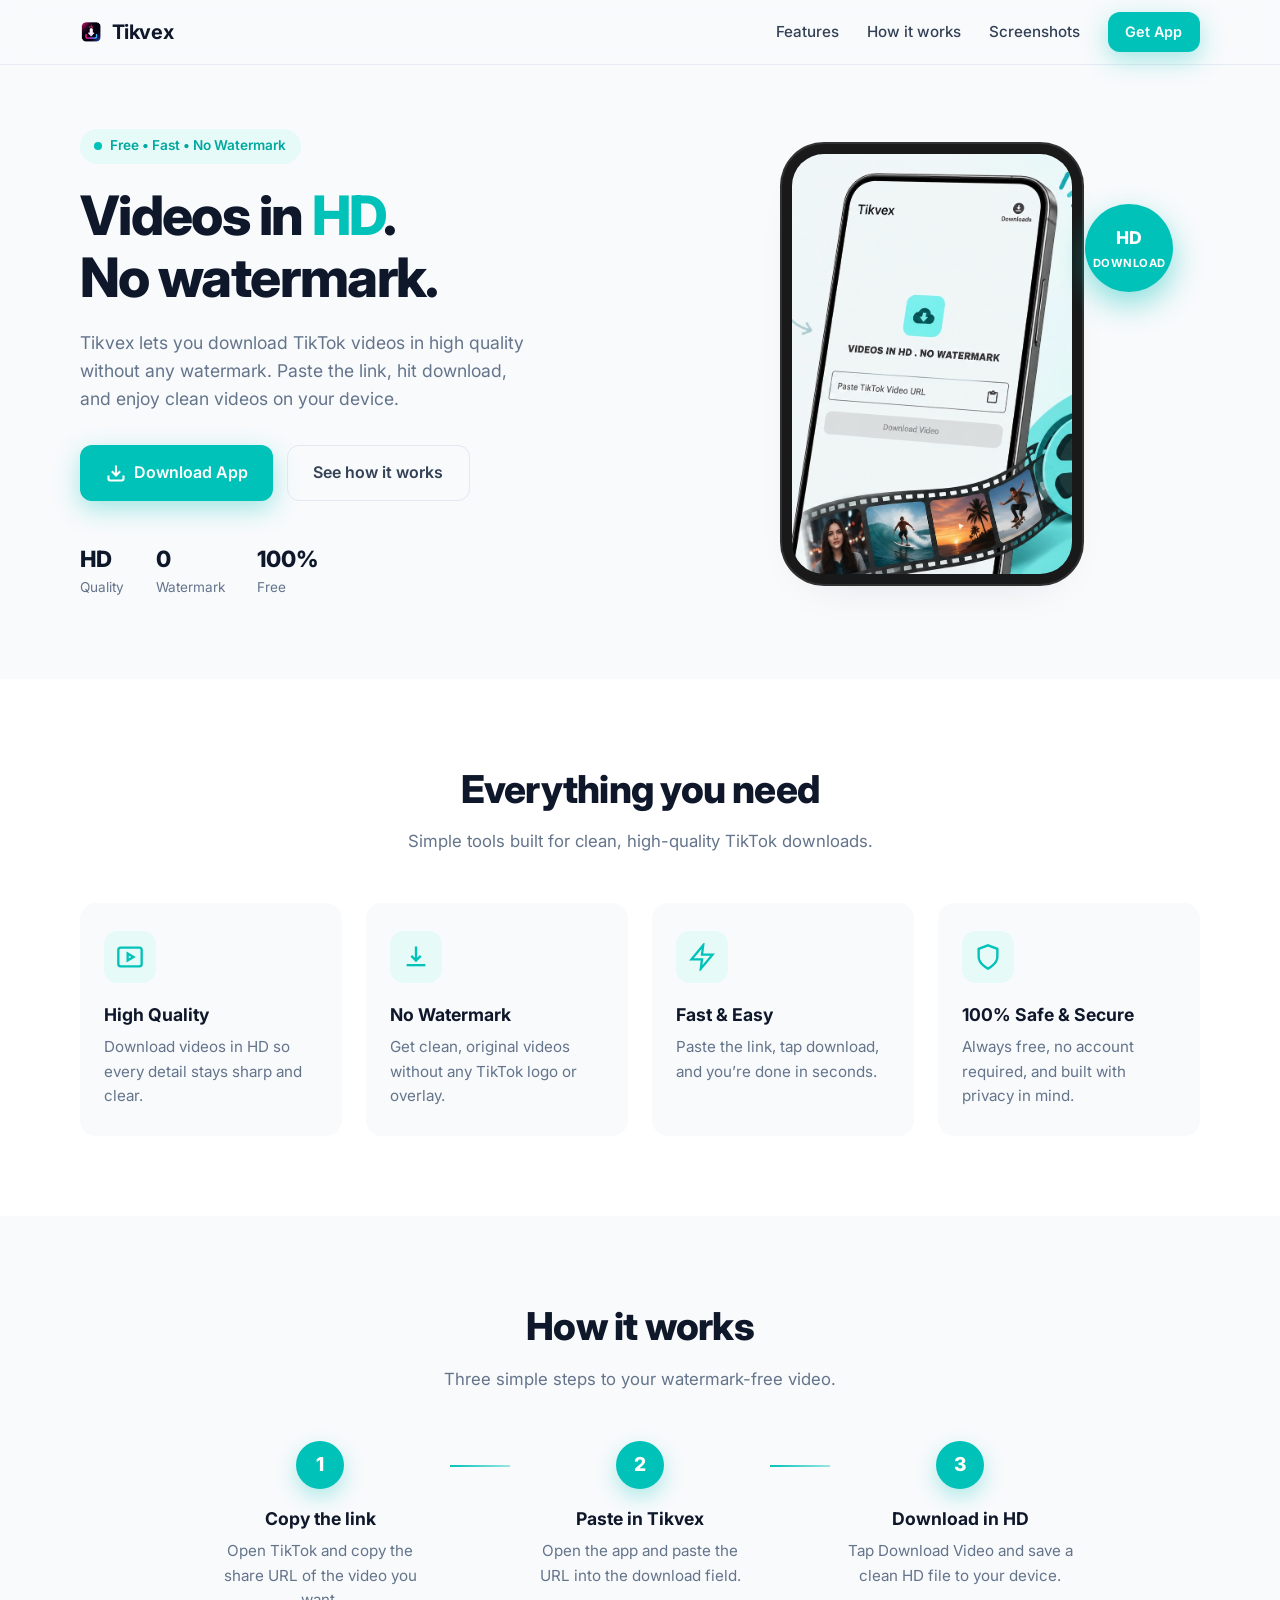
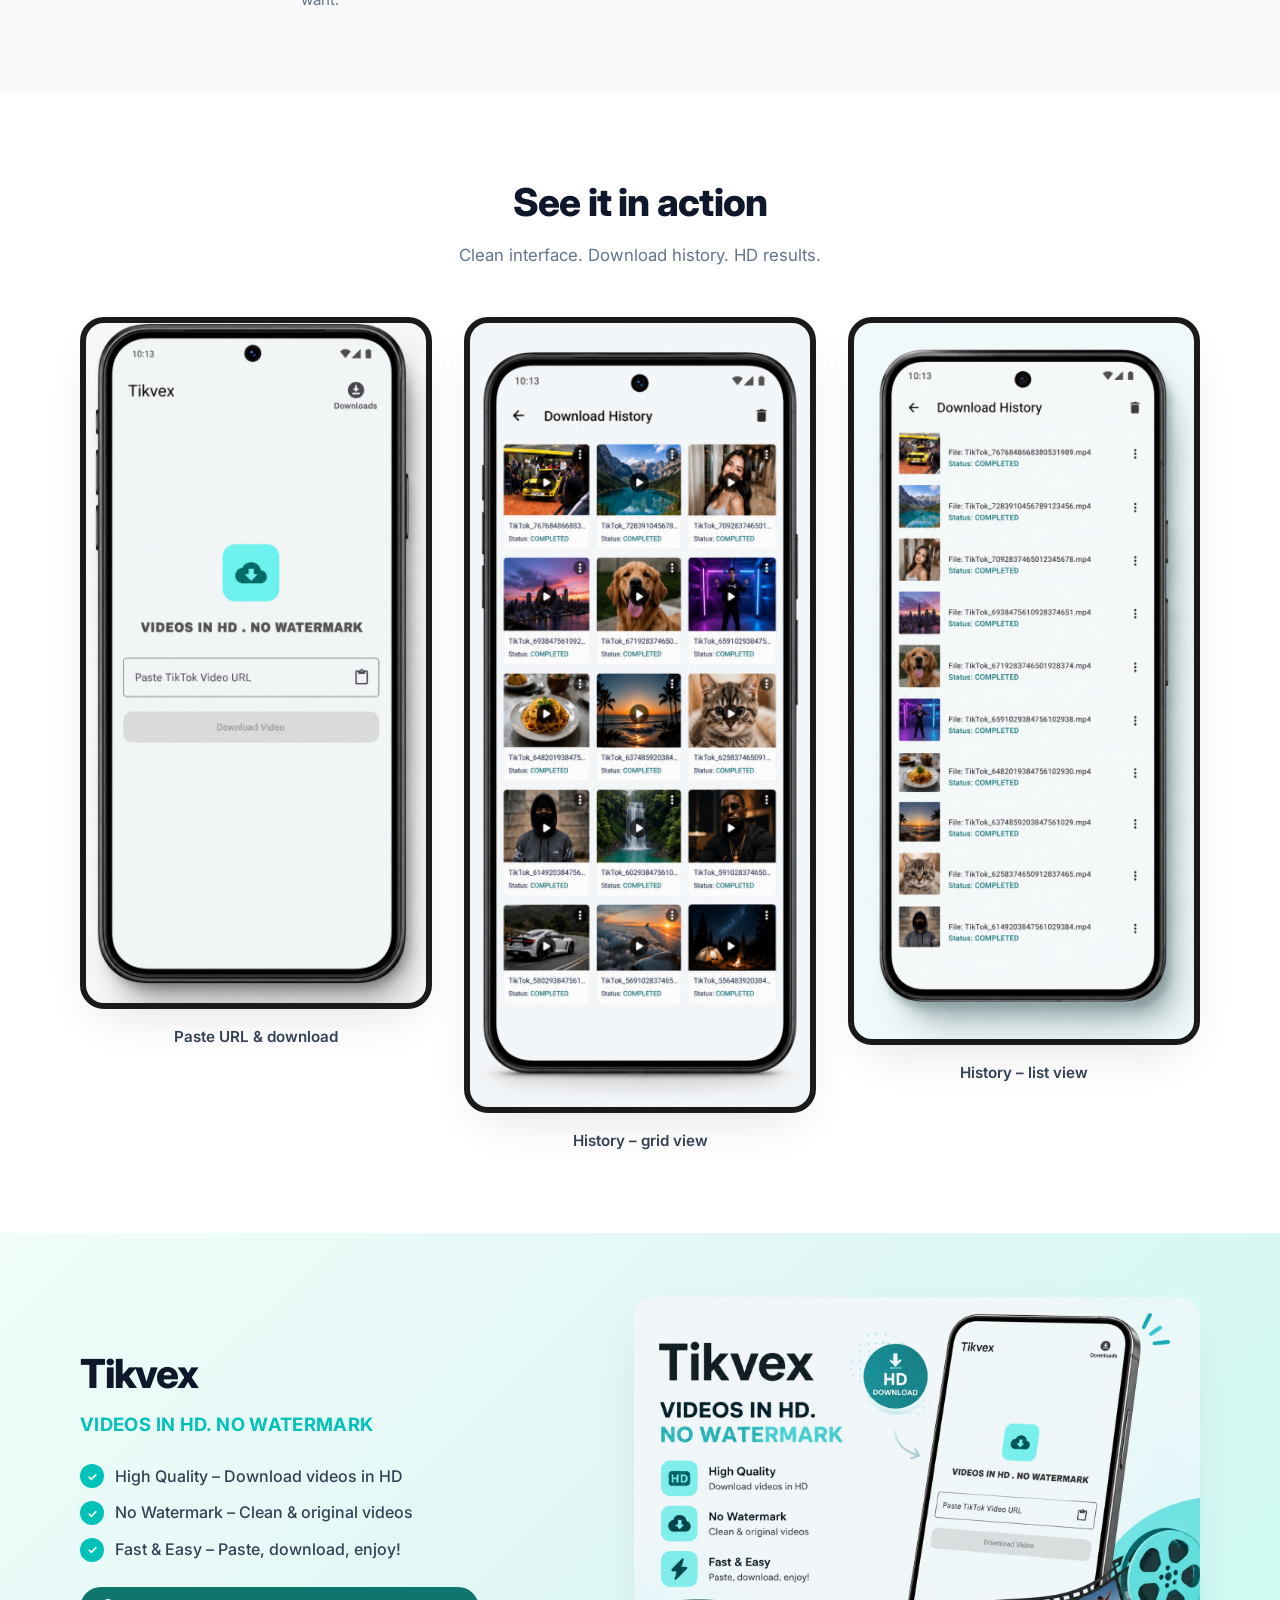
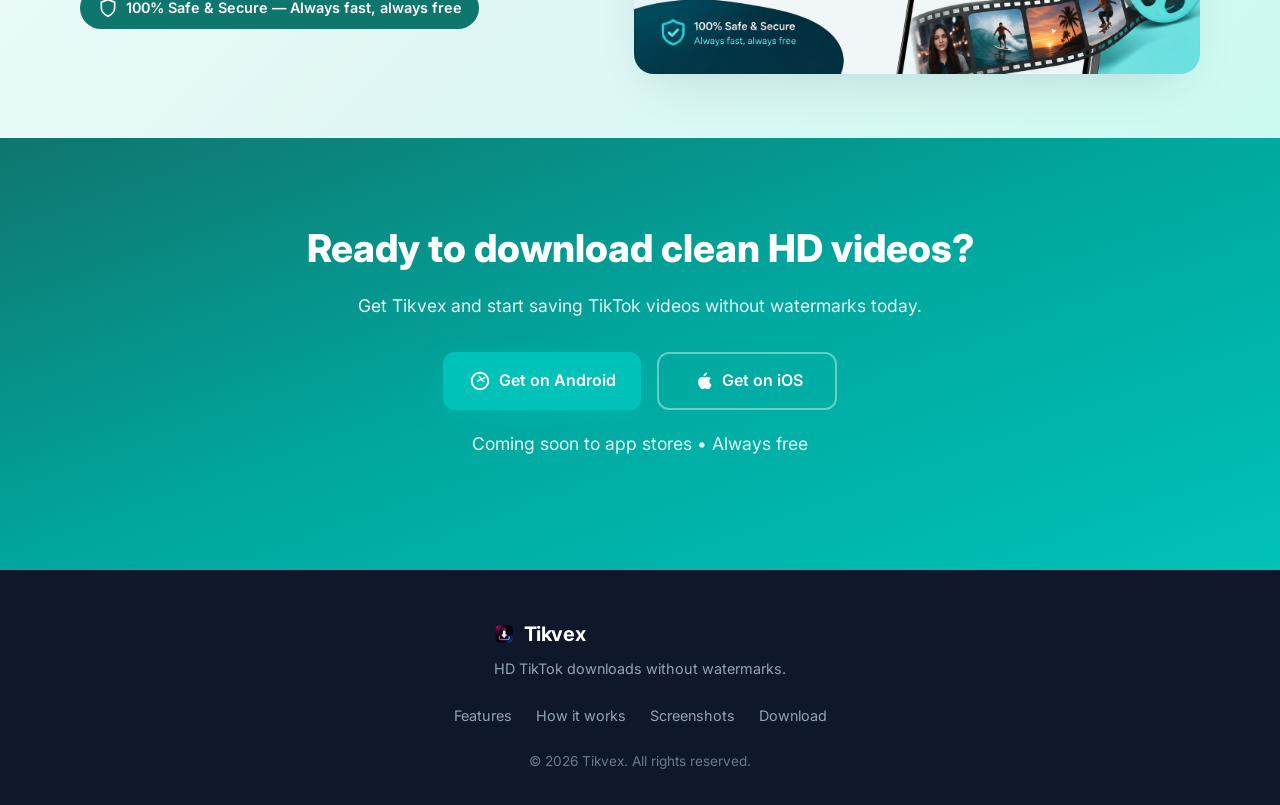
<file: index.html>
<!DOCTYPE html>
<html lang="en">
<head>
  <meta charset="UTF-8" />
  <meta name="viewport" content="width=device-width, initial-scale=1.0" />
  <meta name="description" content="Tikvex – Download TikTok videos in HD with no watermark. Fast, free, and secure." />
  <meta name="theme-color" content="#00C2B8" />
  <title>Tikvex – HD TikTok Videos, No Watermark</title>
  <link rel="preconnect" href="https://fonts.googleapis.com" />
  <link rel="preconnect" href="https://fonts.gstatic.com" crossorigin />
  <link href="https://fonts.googleapis.com/css2?family=Inter:wght@400;500;600;700;800&display=swap" rel="stylesheet" />
  <link rel="stylesheet" href="styles.css" />
  <link rel="icon" href="assets/images/logo.png" />
</head>
<body>
  <!-- Navbar -->
  <header class="navbar">
    <div class="container nav-inner">
      <a href="#" class="logo">
        <img src="assets/images/logo.png" alt="Tikvex" class="logo-img" width="22" height="22" />
        <span class="logo-text">Tikvex</span>
      </a>
      <nav class="nav-links">
        <a href="#features">Features</a>
        <a href="#how-it-works">How it works</a>
        <a href="#screenshots">Screenshots</a>
        <a href="#download" class="btn btn-primary btn-sm">Get App</a>
      </nav>
      <button class="menu-toggle" aria-label="Toggle menu">
        <span></span><span></span><span></span>
      </button>
    </div>
  </header>

  <!-- Hero -->
  <section class="hero">
    <div class="container hero-grid">
      <div class="hero-content">
        <div class="badge">
          <span class="badge-dot"></span>
          Free • Fast • No Watermark
        </div>
        <h1>
          Videos in <span class="accent">HD</span>.<br />
          No watermark.
        </h1>
        <p class="hero-desc">
          Tikvex lets you download TikTok videos in high quality without any watermark.
          Paste the link, hit download, and enjoy clean videos on your device.
        </p>
        <div class="hero-actions">
          <a href="#download" class="btn btn-primary btn-lg">
            <svg width="20" height="20" viewBox="0 0 24 24" fill="none" stroke="currentColor" stroke-width="2.5">
              <path d="M21 15v4a2 2 0 01-2 2H5a2 2 0 01-2-2v-4M7 10l5 5 5-5M12 15V3"/>
            </svg>
            Download App
          </a>
          <a href="#how-it-works" class="btn btn-ghost btn-lg">See how it works</a>
        </div>
        <div class="hero-stats">
          <div class="stat">
            <strong>HD</strong>
            <span>Quality</span>
          </div>
          <div class="stat">
            <strong>0</strong>
            <span>Watermark</span>
          </div>
          <div class="stat">
            <strong>100%</strong>
            <span>Free</span>
          </div>
        </div>
      </div>
      <div class="hero-visual">
        <div class="phone-frame">
          <img src="assets/images/Main.JPG" alt="Tikvex app – paste TikTok URL and download in HD" class="phone-screen" />
        </div>
        <div class="floating-badge">
          <div class="fb-icon">HD</div>
          <span>DOWNLOAD</span>
        </div>
      </div>
    </div>
  </section>

  <!-- Features -->
  <section id="features" class="features">
    <div class="container">
      <div class="section-header">
        <h2>Everything you need</h2>
        <p>Simple tools built for clean, high-quality TikTok downloads.</p>
      </div>
      <div class="features-grid">
        <article class="feature-card">
          <div class="feature-icon teal">
            <svg width="28" height="28" viewBox="0 0 24 24" fill="none" stroke="currentColor" stroke-width="2">
              <rect x="2" y="4" width="20" height="16" rx="2"/>
              <path d="M10 9l5 3-5 3V9z"/>
            </svg>
          </div>
          <h3>High Quality</h3>
          <p>Download videos in HD so every detail stays sharp and clear.</p>
        </article>
        <article class="feature-card">
          <div class="feature-icon teal">
            <svg width="28" height="28" viewBox="0 0 24 24" fill="none" stroke="currentColor" stroke-width="2">
              <path d="M12 3v12M8 11l4 4 4-4"/>
              <path d="M4 19h16"/>
            </svg>
          </div>
          <h3>No Watermark</h3>
          <p>Get clean, original videos without any TikTok logo or overlay.</p>
        </article>
        <article class="feature-card">
          <div class="feature-icon teal">
            <svg width="28" height="28" viewBox="0 0 24 24" fill="none" stroke="currentColor" stroke-width="2">
              <path d="M13 2L3 14h9l-1 8 10-12h-9l1-8z"/>
            </svg>
          </div>
          <h3>Fast & Easy</h3>
          <p>Paste the link, tap download, and you’re done in seconds.</p>
        </article>
        <article class="feature-card">
          <div class="feature-icon teal">
            <svg width="28" height="28" viewBox="0 0 24 24" fill="none" stroke="currentColor" stroke-width="2">
              <path d="M12 22s8-4 8-10V5l-8-3-8 3v7c0 6 8 10 8 10z"/>
            </svg>
          </div>
          <h3>100% Safe & Secure</h3>
          <p>Always free, no account required, and built with privacy in mind.</p>
        </article>
      </div>
    </div>
  </section>

  <!-- How it works -->
  <section id="how-it-works" class="how">
    <div class="container">
      <div class="section-header">
        <h2>How it works</h2>
        <p>Three simple steps to your watermark-free video.</p>
      </div>
      <div class="steps">
        <div class="step">
          <div class="step-num">1</div>
          <h3>Copy the link</h3>
          <p>Open TikTok and copy the share URL of the video you want.</p>
        </div>
        <div class="step-line"></div>
        <div class="step">
          <div class="step-num">2</div>
          <h3>Paste in Tikvex</h3>
          <p>Open the app and paste the URL into the download field.</p>
        </div>
        <div class="step-line"></div>
        <div class="step">
          <div class="step-num">3</div>
          <h3>Download in HD</h3>
          <p>Tap Download Video and save a clean HD file to your device.</p>
        </div>
      </div>
    </div>
  </section>

  <!-- Screenshots -->
  <section id="screenshots" class="screenshots">
    <div class="container">
      <div class="section-header">
        <h2>See it in action</h2>
        <p>Clean interface. Download history. HD results.</p>
      </div>
      <div class="screens-grid">
        <div class="screen-card">
          <div class="screen-frame">
            <img src="assets/images/main-screen.jpg" alt="Tikvex main download screen" />
          </div>
          <p>Paste URL & download</p>
        </div>
        <div class="screen-card">
          <div class="screen-frame">
            <img src="assets/images/history-grid.jpg" alt="Tikvex download history grid view" />
          </div>
          <p>History – grid view</p>
        </div>
        <div class="screen-card">
          <div class="screen-frame">
            <img src="assets/images/history-list.jpg" alt="Tikvex download history list view" />
          </div>
          <p>History – list view</p>
        </div>
      </div>
    </div>
  </section>

  <!-- Promo banner -->
  <section class="promo">
    <div class="container promo-inner">
      <div class="promo-text">
        <h2>Tikvex</h2>
        <p class="promo-tagline">VIDEOS IN HD. NO WATERMARK</p>
        <ul class="promo-list">
          <li>
            <span class="check">✓</span>
            High Quality – Download videos in HD
          </li>
          <li>
            <span class="check">✓</span>
            No Watermark – Clean & original videos
          </li>
          <li>
            <span class="check">✓</span>
            Fast & Easy – Paste, download, enjoy!
          </li>
        </ul>
        <div class="promo-secure">
          <svg width="20" height="20" viewBox="0 0 24 24" fill="none" stroke="currentColor" stroke-width="2">
            <path d="M12 22s8-4 8-10V5l-8-3-8 3v7c0 6 8 10 8 10z"/>
          </svg>
          100% Safe & Secure — Always fast, always free
        </div>
      </div>
      <div class="promo-visual">
        <img src="assets/images/promo.jpg" alt="Tikvex promotional graphic" class="promo-img" />
      </div>
    </div>
  </section>

  <!-- Download CTA -->
  <section id="download" class="cta">
    <div class="container cta-inner">
      <h2>Ready to download clean HD videos?</h2>
      <p>Get Tikvex and start saving TikTok videos without watermarks today.</p>
      <div class="cta-buttons">
        <a href="#" class="btn btn-primary btn-lg store-btn" id="android-btn">
          <svg width="22" height="22" viewBox="0 0 24 24" fill="currentColor">
            <path d="M17.5 12.5l-3.2-1.8 3.2-1.8c.4-.2.6-.6.4-1-.2-.4-.6-.6-1-.4L13.5 9.3 12 6.5c-.2-.4-.6-.6-1-.4-.4.2-.6.6-.4 1l1.5 2.8-3.2 1.8c-.4.2-.6.6-.4 1 .2.4.6.6 1 .4l3.2-1.8 3.2 1.8c.4.2.8 0 1-.4.2-.4 0-.8-.4-1zM12 2C6.5 2 2 6.5 2 12s4.5 10 10 10 10-4.5 10-10S17.5 2 12 2zm0 18c-4.4 0-8-3.6-8-8s3.6-8 8-8 8 3.6 8 8-3.6 8-8 8z"/>
          </svg>
          Get on Android
        </a>
        <a href="#" class="btn btn-outline btn-lg store-btn" id="ios-btn">
          <svg width="22" height="22" viewBox="0 0 24 24" fill="currentColor">
            <path d="M18.7 12.6c0-2.2 1.8-3.3 1.9-3.4-1-1.5-2.6-1.7-3.2-1.7-1.4-.1-2.6.8-3.3.8-.7 0-1.8-.8-3-.8-1.5 0-2.9.9-3.7 2.2-1.6 2.7-.4 6.7 1.1 8.9.8 1.1 1.7 2.3 2.9 2.3 1.2 0 1.6-.7 3-.7s1.8.7 3 .7c1.2 0 2-1.1 2.7-2.2.9-1.3 1.2-2.5 1.3-2.6-.03-.01-2.4-.9-2.4-3.5zM15.5 5.5c.6-.8 1.1-1.8.9-2.9-1 .1-2.1.7-2.8 1.5-.6.7-1.2 1.8-1 2.8 1.1.1 2.2-.5 2.9-1.4z"/>
          </svg>
          Get on iOS
        </a>
      </div>
      <p class="cta-note">Coming soon to app stores • Always free</p>
    </div>
  </section>

  <!-- Footer -->
  <footer class="footer">
    <div class="container footer-inner">
      <div class="footer-brand">
        <a href="#" class="logo">
          <img src="assets/images/logo.png" alt="Tikvex" class="logo-img" width="20" height="20" />
          <span class="logo-text">Tikvex</span>
        </a>
        <p>HD TikTok downloads without watermarks.</p>
      </div>
      <div class="footer-links">
        <a href="#features">Features</a>
        <a href="#how-it-works">How it works</a>
        <a href="#screenshots">Screenshots</a>
        <a href="#download">Download</a>
      </div>
      <p class="copyright">© 2026 Tikvex. All rights reserved.</p>
    </div>
  </footer>

  <script src="script.js"></script>
</body>
</html>
</file>
<file: styles.css>
/* ===== Tikvex Landing Page ===== */
:root {
  --teal: #00C2B8;
  --teal-dark: #00A89F;
  --teal-soft: #E6FAF8;
  --ink: #0F172A;
  --ink-soft: #334155;
  --muted: #64748B;
  --bg: #F8FAFC;
  --white: #FFFFFF;
  --radius: 16px;
  --shadow: 0 20px 50px -20px rgba(15, 23, 42, 0.15);
  --shadow-sm: 0 4px 20px rgba(0, 194, 184, 0.12);
}

*,
*::before,
*::after {
  box-sizing: border-box;
  margin: 0;
  padding: 0;
}

html {
  scroll-behavior: smooth;
}

body {
  font-family: 'Inter', system-ui, -apple-system, sans-serif;
  color: var(--ink);
  background: var(--bg);
  line-height: 1.6;
  -webkit-font-smoothing: antialiased;
}

img {
  max-width: 100%;
  height: auto;
  display: block;
}

a {
  text-decoration: none;
  color: inherit;
}

.container {
  width: min(1120px, 92%);
  margin-inline: auto;
}

/* ===== Buttons ===== */
.btn {
  display: inline-flex;
  align-items: center;
  justify-content: center;
  gap: 0.5rem;
  font-weight: 600;
  border-radius: 12px;
  border: none;
  cursor: pointer;
  transition: transform 0.2s, box-shadow 0.2s, background 0.2s;
}

.btn:hover {
  transform: translateY(-2px);
}

.btn-primary {
  background: var(--teal);
  color: white;
  box-shadow: 0 8px 24px rgba(0, 194, 184, 0.35);
}

.btn-primary:hover {
  background: var(--teal-dark);
  box-shadow: 0 12px 28px rgba(0, 194, 184, 0.4);
}

.btn-ghost {
  background: transparent;
  color: var(--ink-soft);
  border: 1.5px solid #E2E8F0;
}

.btn-ghost:hover {
  background: white;
  border-color: var(--teal);
  color: var(--teal);
}

.btn-outline {
  background: transparent;
  color: white;
  border: 2px solid rgba(255, 255, 255, 0.4);
}

.btn-outline:hover {
  background: rgba(255, 255, 255, 0.1);
  border-color: white;
}

.btn-sm {
  padding: 0.55rem 1.1rem;
  font-size: 0.9rem;
}

.btn-lg {
  padding: 0.9rem 1.6rem;
  font-size: 1rem;
}

/* ===== Navbar ===== */
.navbar {
  position: sticky;
  top: 0;
  z-index: 100;
  background: rgba(248, 250, 252, 0.85);
  backdrop-filter: blur(12px);
  border-bottom: 1px solid rgba(226, 232, 240, 0.8);
}

.nav-inner {
  display: flex;
  align-items: center;
  justify-content: space-between;
  height: 64px;
}

.logo {
  display: flex;
  align-items: center;
  gap: 0.6rem;
  font-weight: 700;
  font-size: 1.25rem;
}

.logo-text {
  letter-spacing: -0.02em;
}

.nav-links {
  display: flex;
  align-items: center;
  gap: 1.75rem;
}

.nav-links a:not(.btn) {
  font-size: 0.95rem;
  font-weight: 500;
  color: var(--ink-soft);
  transition: color 0.2s;
}

.nav-links a:not(.btn):hover {
  color: var(--teal);
}

.menu-toggle {
  display: none;
  flex-direction: column;
  gap: 5px;
  background: none;
  border: none;
  cursor: pointer;
  padding: 4px;
}

.menu-toggle span {
  width: 22px;
  height: 2px;
  background: var(--ink);
  border-radius: 2px;
  transition: 0.3s;
}

/* ===== Hero ===== */
.hero {
  padding: 4rem 0 5rem;
  overflow: hidden;
}

.hero-grid {
  display: grid;
  grid-template-columns: 1fr 1fr;
  gap: 3rem;
  align-items: center;
}

.badge {
  display: inline-flex;
  align-items: center;
  gap: 0.5rem;
  background: var(--teal-soft);
  color: var(--teal-dark);
  font-size: 0.85rem;
  font-weight: 600;
  padding: 0.4rem 0.9rem;
  border-radius: 999px;
  margin-bottom: 1.25rem;
}

.badge-dot {
  width: 8px;
  height: 8px;
  background: var(--teal);
  border-radius: 50%;
  animation: pulse 2s infinite;
}

@keyframes pulse {
  0%, 100% { opacity: 1; }
  50% { opacity: 0.4; }
}

.hero h1 {
  font-size: clamp(2.4rem, 5vw, 3.4rem);
  font-weight: 800;
  line-height: 1.15;
  letter-spacing: -0.03em;
  margin-bottom: 1.25rem;
}

.accent {
  color: var(--teal);
}

.hero-desc {
  font-size: 1.1rem;
  color: var(--muted);
  max-width: 28rem;
  margin-bottom: 2rem;
}

.hero-actions {
  display: flex;
  flex-wrap: wrap;
  gap: 0.85rem;
  margin-bottom: 2.5rem;
}

.hero-stats {
  display: flex;
  gap: 2rem;
}

.stat {
  display: flex;
  flex-direction: column;
}

.stat strong {
  font-size: 1.4rem;
  font-weight: 800;
  color: var(--ink);
}

.stat span {
  font-size: 0.85rem;
  color: var(--muted);
}

/* Phone mockup */
.hero-visual {
  position: relative;
  display: flex;
  justify-content: center;
}

.phone-frame {
  width: min(280px, 70vw);
  border-radius: 32px;
  overflow: hidden;
  box-shadow: var(--shadow), 0 0 0 10px #1a1a1a, 0 0 0 12px #333;
  background: #111;
}

.phone-screen {
  width: 100%;
  display: block;
}

.floating-badge {
  position: absolute;
  top: 12%;
  right: 5%;
  background: var(--teal);
  color: white;
  border-radius: 50%;
  width: 88px;
  height: 88px;
  display: flex;
  flex-direction: column;
  align-items: center;
  justify-content: center;
  font-size: 0.7rem;
  font-weight: 700;
  letter-spacing: 0.04em;
  box-shadow: 0 12px 30px rgba(0, 194, 184, 0.45);
  animation: float 4s ease-in-out infinite;
}

.fb-icon {
  font-size: 1.1rem;
  font-weight: 800;
  margin-bottom: 2px;
}

@keyframes float {
  0%, 100% { transform: translateY(0); }
  50% { transform: translateY(-10px); }
}

/* ===== Features ===== */
.features {
  padding: 5rem 0;
  background: white;
}

.section-header {
  text-align: center;
  margin-bottom: 3rem;
}

.section-header h2 {
  font-size: clamp(1.8rem, 3.5vw, 2.4rem);
  font-weight: 800;
  letter-spacing: -0.02em;
  margin-bottom: 0.5rem;
}

.section-header p {
  color: var(--muted);
  font-size: 1.05rem;
}

.features-grid {
  display: grid;
  grid-template-columns: repeat(4, 1fr);
  gap: 1.5rem;
}

.feature-card {
  background: var(--bg);
  border-radius: var(--radius);
  padding: 1.75rem 1.5rem;
  transition: transform 0.25s, box-shadow 0.25s;
}

.feature-card:hover {
  transform: translateY(-4px);
  box-shadow: var(--shadow-sm);
}

.feature-icon {
  width: 52px;
  height: 52px;
  border-radius: 14px;
  display: flex;
  align-items: center;
  justify-content: center;
  margin-bottom: 1.1rem;
}

.feature-icon.teal {
  background: var(--teal-soft);
  color: var(--teal);
}

.feature-card h3 {
  font-size: 1.1rem;
  font-weight: 700;
  margin-bottom: 0.4rem;
}

.feature-card p {
  font-size: 0.95rem;
  color: var(--muted);
}

/* ===== How it works ===== */
.how {
  padding: 5rem 0;
}

.steps {
  display: flex;
  align-items: flex-start;
  justify-content: center;
  gap: 0;
  max-width: 900px;
  margin: 0 auto;
}

.step {
  flex: 1;
  text-align: center;
  padding: 0 1rem;
}

.step-num {
  width: 48px;
  height: 48px;
  border-radius: 50%;
  background: var(--teal);
  color: white;
  font-weight: 800;
  font-size: 1.2rem;
  display: flex;
  align-items: center;
  justify-content: center;
  margin: 0 auto 1rem;
  box-shadow: 0 8px 20px rgba(0, 194, 184, 0.3);
}

.step h3 {
  font-size: 1.1rem;
  font-weight: 700;
  margin-bottom: 0.4rem;
}

.step p {
  font-size: 0.95rem;
  color: var(--muted);
}

.step-line {
  width: 60px;
  height: 2px;
  background: linear-gradient(90deg, var(--teal), #99E6E1);
  margin-top: 24px;
  flex-shrink: 0;
}

/* ===== Screenshots ===== */
.screenshots {
  padding: 5rem 0;
  background: white;
}

.screens-grid {
  display: grid;
  grid-template-columns: repeat(3, 1fr);
  gap: 2rem;
}

.screen-card {
  text-align: center;
}

.screen-frame {
  border-radius: 24px;
  overflow: hidden;
  box-shadow: var(--shadow);
  border: 6px solid #1a1a1a;
  margin-bottom: 1rem;
  background: #111;
}

.screen-frame img {
  width: 100%;
}

.screen-card p {
  font-weight: 600;
  color: var(--ink-soft);
  font-size: 0.95rem;
}

/* ===== Promo ===== */
.promo {
  padding: 4rem 0;
  background: linear-gradient(135deg, #F0FDFA 0%, #E0F7F5 50%, #CCFBF1 100%);
}

.promo-inner {
  display: grid;
  grid-template-columns: 1fr 1.1fr;
  gap: 2.5rem;
  align-items: center;
}

.promo-text h2 {
  font-size: 2.5rem;
  font-weight: 800;
  letter-spacing: -0.03em;
  margin-bottom: 0.25rem;
}

.promo-tagline {
  font-size: 1.15rem;
  font-weight: 700;
  color: var(--teal);
  letter-spacing: 0.02em;
  margin-bottom: 1.5rem;
}

.promo-list {
  list-style: none;
  margin-bottom: 1.5rem;
}

.promo-list li {
  display: flex;
  align-items: center;
  gap: 0.7rem;
  font-size: 1rem;
  font-weight: 500;
  margin-bottom: 0.7rem;
  color: var(--ink-soft);
}

.check {
  width: 24px;
  height: 24px;
  background: var(--teal);
  color: white;
  border-radius: 50%;
  display: flex;
  align-items: center;
  justify-content: center;
  font-size: 0.75rem;
  font-weight: 700;
  flex-shrink: 0;
}

.promo-secure {
  display: inline-flex;
  align-items: center;
  gap: 0.5rem;
  background: #0F766E;
  color: white;
  padding: 0.6rem 1.1rem;
  border-radius: 999px;
  font-size: 0.9rem;
  font-weight: 600;
}

.promo-img {
  border-radius: 20px;
  box-shadow: var(--shadow);
}

/* ===== CTA ===== */
.cta {
  padding: 5rem 0;
  background: linear-gradient(160deg, #0F766E 0%, #00A89F 50%, #00C2B8 100%);
  color: white;
  text-align: center;
}

.cta h2 {
  font-size: clamp(1.8rem, 3.5vw, 2.4rem);
  font-weight: 800;
  margin-bottom: 0.75rem;
}

.cta > .container > p,
.cta-inner > p {
  opacity: 0.9;
  font-size: 1.1rem;
  margin-bottom: 2rem;
}

.cta-buttons {
  display: flex;
  flex-wrap: wrap;
  justify-content: center;
  gap: 1rem;
  margin-bottom: 1.25rem;
}

.store-btn {
  min-width: 180px;
}

.cta-note {
  font-size: 0.9rem;
  opacity: 0.75;
}

/* ===== Footer ===== */
.footer {
  background: var(--ink);
  color: #94A3B8;
  padding: 3rem 0 2rem;
}

.footer-inner {
  display: flex;
  flex-direction: column;
  align-items: center;
  gap: 1.5rem;
  text-align: center;
}

.footer .logo-text {
  color: white;
}

.footer-brand p {
  margin-top: 0.4rem;
  font-size: 0.9rem;
}

.footer-links {
  display: flex;
  flex-wrap: wrap;
  gap: 1.5rem;
  justify-content: center;
}

.footer-links a {
  font-size: 0.9rem;
  transition: color 0.2s;
}

.footer-links a:hover {
  color: var(--teal);
}

.copyright {
  font-size: 0.85rem;
  opacity: 0.7;
}

/* ===== Responsive ===== */
@media (max-width: 900px) {
  .hero-grid {
    grid-template-columns: 1fr;
    text-align: center;
  }

  .hero-desc {
    margin-inline: auto;
  }

  .hero-actions {
    justify-content: center;
  }

  .hero-stats {
    justify-content: center;
  }

  .hero-visual {
    order: -1;
  }

  .floating-badge {
    right: 10%;
    top: 8%;
  }

  .features-grid {
    grid-template-columns: repeat(2, 1fr);
  }

  .screens-grid {
    grid-template-columns: 1fr;
    max-width: 320px;
    margin-inline: auto;
  }

  .promo-inner {
    grid-template-columns: 1fr;
    text-align: center;
  }

  .promo-list li {
    justify-content: center;
  }

  .promo-secure {
    margin-inline: auto;
  }

  .steps {
    flex-direction: column;
    align-items: center;
    gap: 1.5rem;
  }

  .step-line {
    width: 2px;
    height: 40px;
    margin: 0;
  }
}

@media (max-width: 600px) {
  .nav-links {
    display: none;
  }

  .menu-toggle {
    display: flex;
  }

  .nav-links.open {
    display: flex;
    flex-direction: column;
    position: absolute;
    top: 64px;
    left: 0;
    right: 0;
    background: white;
    padding: 1.5rem;
    gap: 1rem;
    border-bottom: 1px solid #E2E8F0;
    box-shadow: var(--shadow);
  }

  .features-grid {
    grid-template-columns: 1fr;
  }

  .hero {
    padding: 2.5rem 0 3.5rem;
  }

  .floating-badge {
    width: 72px;
    height: 72px;
    font-size: 0.6rem;
  }
}
</file>
